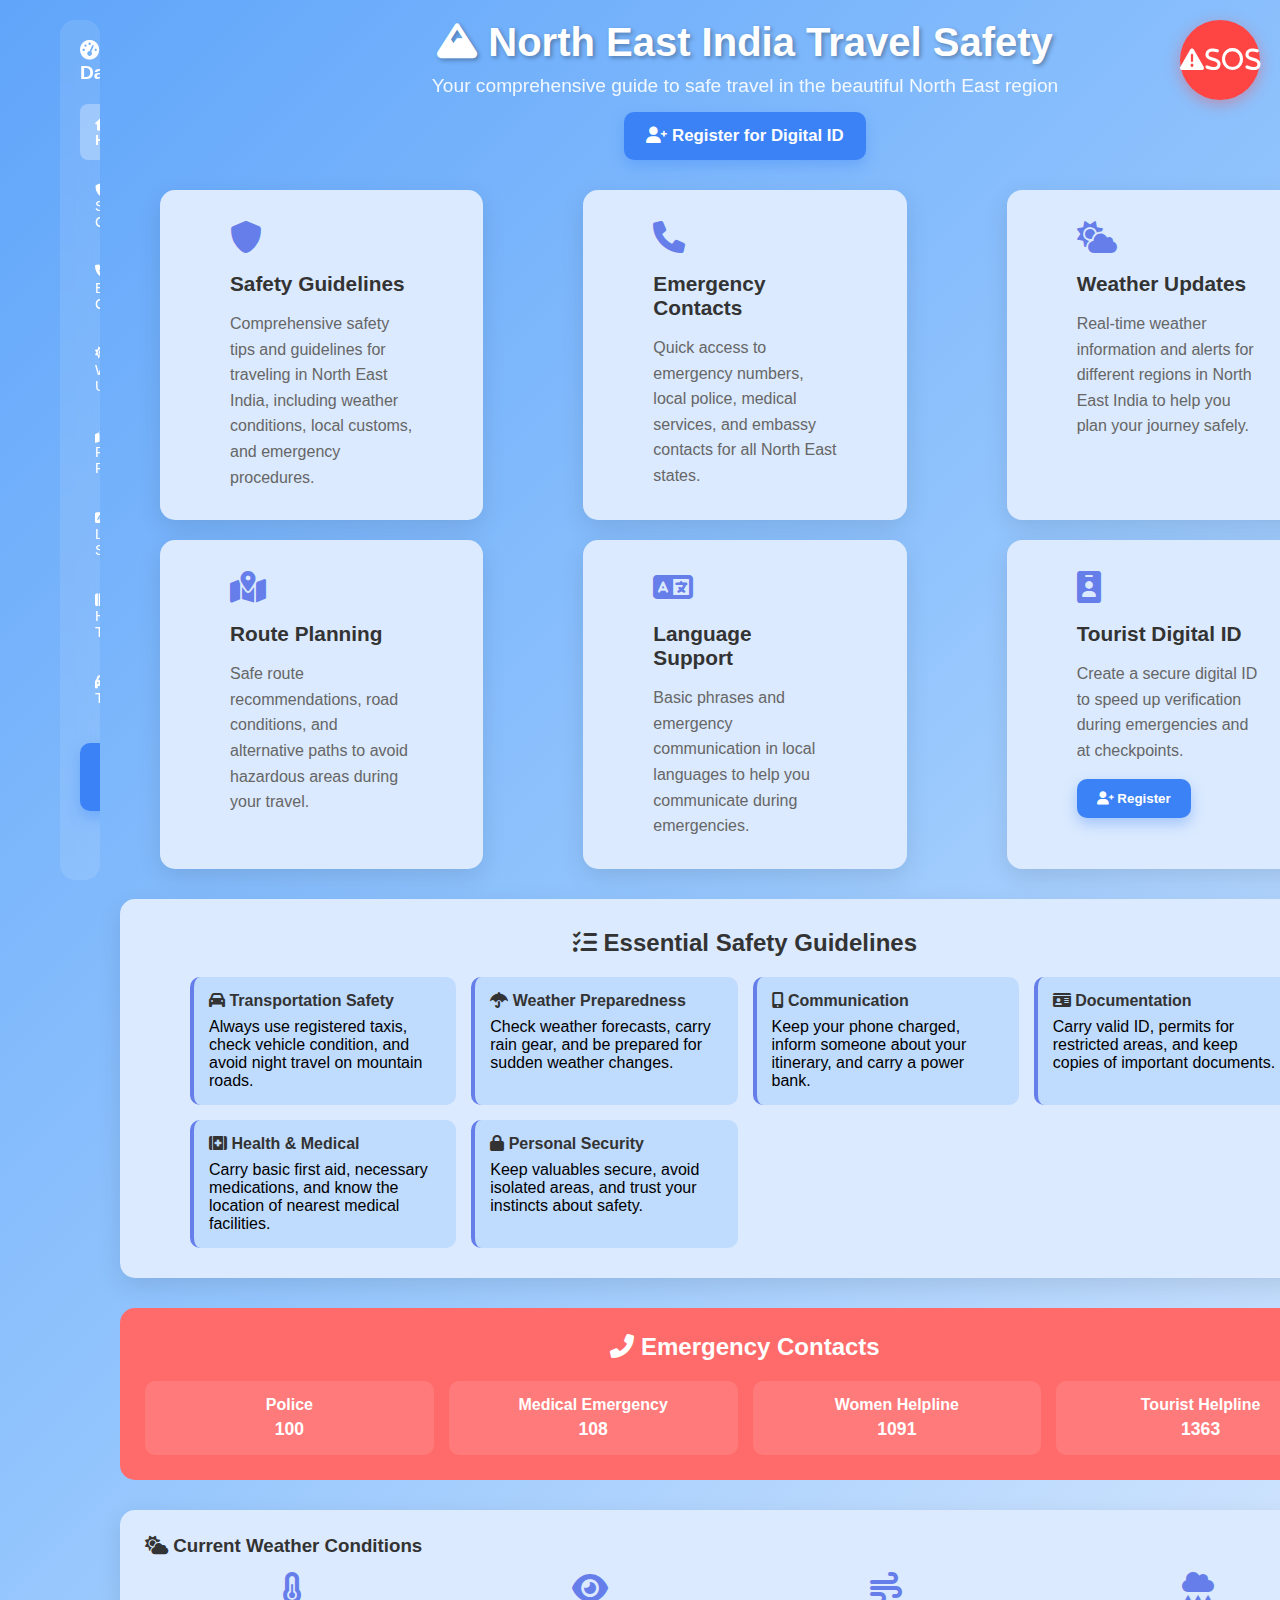
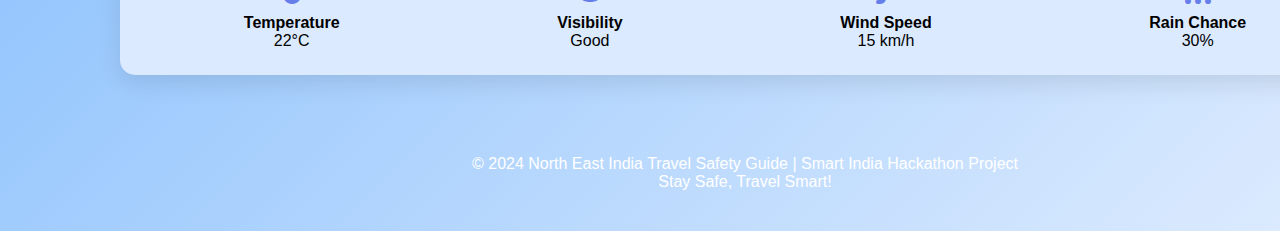
<file: prototype.html>
<!DOCTYPE html>
<html lang="en">
<head>
    <meta charset="UTF-8">
    <meta name="viewport" content="width=device-width, initial-scale=1.0">
    <title>North East India Travel Safety Guide</title>
    <link rel="stylesheet" href="https://cdnjs.cloudflare.com/ajax/libs/font-awesome/6.0.0/css/all.min.css">
    <link rel="stylesheet" href="proto.css">
</head>
<body>
    <div class="container">
        <!-- Sidebar Dashboard -->
        <div class="sidebar">
            <h3><i class="fas fa-tachometer-alt"></i> Dashboard</h3>
            <ul class="sidebar-menu">
                <li><a href="#home" class="active"><i class="fas fa-home"></i> Home</a></li>
                <li><a href="#safety"><i class="fas fa-shield-alt"></i> Safety Guidelines</a></li>
                <li><a href="#emergency"><i class="fas fa-phone"></i> Emergency Contacts</a></li>
                <li><a href="#weather"><i class="fas fa-cloud-sun"></i> Weather Updates</a></li>
                <li><a href="#routes"><i class="fas fa-map-marked-alt"></i> Route Planning</a></li>
                <li><a href="#language"><i class="fas fa-language"></i> Language Support</a></li>
                <li><a href="#health"><i class="fas fa-first-aid"></i> Health Tips</a></li>
                <li><a href="#transport"><i class="fas fa-car"></i> Transportation</a></li>
                <li>
                    <button class="register-button large fullwidth" onclick="openRegistrationModal()">
                        <i class="fas fa-user-plus"></i> Register
                    </button>
                </li>
                
            </ul>
        </div>

        <!-- Main Content -->
        <div class="main-content">
            <!-- Header -->
            <div class="header">
                <h1><i class="fas fa-mountain"></i> North East India Travel Safety</h1>
                <p>Your comprehensive guide to safe travel in the beautiful North East region</p>
                <button class="register-button large" onclick="openRegistrationModal()">
                    <i class="fas fa-user-plus"></i> Register for Digital ID
                </button>
            </div>

        <!-- SOS Button -->
        <button class="sos-button" onclick="openSOSModal()">
            <i class="fas fa-exclamation-triangle">SOS</i>
        </button>

        <!-- Features Grid -->
        <div class="features-grid">
            <div class="feature-card">
                <div class="feature-icon">
                    <i class="fas fa-shield-alt"></i>
                </div>
                <h3>Safety Guidelines</h3>
                <p>Comprehensive safety tips and guidelines for traveling in North East India, including weather conditions, local customs, and emergency procedures.</p>
            </div>

            <div class="feature-card">
                <div class="feature-icon">
                    <i class="fas fa-phone"></i>
                </div>
                <h3>Emergency Contacts</h3>
                <p>Quick access to emergency numbers, local police, medical services, and embassy contacts for all North East states.</p>
            </div>

            <div class="feature-card">
                <div class="feature-icon">
                    <i class="fas fa-cloud-sun"></i>
                </div>
                <h3>Weather Updates</h3>
                <p>Real-time weather information and alerts for different regions in North East India to help you plan your journey safely.</p>
            </div>

            <div class="feature-card">
                <div class="feature-icon">
                    <i class="fas fa-map-marked-alt"></i>
                </div>
                <h3>Route Planning</h3>
                <p>Safe route recommendations, road conditions, and alternative paths to avoid hazardous areas during your travel.</p>
            </div>

            

            <div class="feature-card">
                <div class="feature-icon">
                    <i class="fas fa-language"></i>
                </div>
                <h3>Language Support</h3>
                <p>Basic phrases and emergency communication in local languages to help you communicate during emergencies.</p>
            </div>

            <div class="feature-card">
                <div class="feature-icon">
                    <i class="fas fa-id-badge"></i>
                </div>
                <h3>Tourist Digital ID</h3>
                <p>Create a secure digital ID to speed up verification during emergencies and at checkpoints.</p>
                <button class="register-button" onclick="openRegistrationModal()">
                    <i class="fas fa-user-plus"></i> Register
                </button>
            </div>
        </div>

        <!-- Safety Guidelines -->
        <div class="safety-guidelines">
            <h2><i class="fas fa-list-check"></i> Essential Safety Guidelines</h2>
            <div class="guidelines-list">
                <div class="guideline-item">
                    <h4><i class="fas fa-car"></i> Transportation Safety</h4>
                    <p>Always use registered taxis, check vehicle condition, and avoid night travel on mountain roads.</p>
                </div>
                <div class="guideline-item">
                    <h4><i class="fas fa-umbrella"></i> Weather Preparedness</h4>
                    <p>Check weather forecasts, carry rain gear, and be prepared for sudden weather changes.</p>
                </div>
                <div class="guideline-item">
                    <h4><i class="fas fa-mobile-alt"></i> Communication</h4>
                    <p>Keep your phone charged, inform someone about your itinerary, and carry a power bank.</p>
                </div>
                <div class="guideline-item">
                    <h4><i class="fas fa-id-card"></i> Documentation</h4>
                    <p>Carry valid ID, permits for restricted areas, and keep copies of important documents.</p>
                </div>
                <div class="guideline-item">
                    <h4><i class="fas fa-first-aid"></i> Health & Medical</h4>
                    <p>Carry basic first aid, necessary medications, and know the location of nearest medical facilities.</p>
                </div>
                <div class="guideline-item">
                    <h4><i class="fas fa-lock"></i> Personal Security</h4>
                    <p>Keep valuables secure, avoid isolated areas, and trust your instincts about safety.</p>
                </div>
            </div>
        </div>

        <!-- Emergency Contacts -->
        <div class="emergency-contacts">
            <h2><i class="fas fa-phone-alt"></i> Emergency Contacts</h2>
            <div class="contact-grid">
                <div class="contact-item">
                    <h4>Police</h4>
                    <p>100</p>
                </div>
                <div class="contact-item">
                    <h4>Medical Emergency</h4>
                    <p>108</p>
                </div>
                <div class="contact-item">
                    <h4>Women Helpline</h4>
                    <p>1091</p>
                </div>
                <div class="contact-item">
                    <h4>Tourist Helpline</h4>
                    <p>1363</p>
                </div>
            </div>
        </div>

        <!-- Weather Widget -->
        <div class="weather-widget">
            <h3><i class="fas fa-cloud-sun"></i> Current Weather Conditions</h3>
            <div class="weather-info">
                <div class="weather-item">
                    <i class="fas fa-thermometer-half"></i>
                    <h4>Temperature</h4>
                    <p>22°C</p>
                </div>
                <div class="weather-item">
                    <i class="fas fa-eye"></i>
                    <h4>Visibility</h4>
                    <p>Good</p>
                </div>
                <div class="weather-item">
                    <i class="fas fa-wind"></i>
                    <h4>Wind Speed</h4>
                    <p>15 km/h</p>
                </div>
                <div class="weather-item">
                    <i class="fas fa-cloud-rain"></i>
                    <h4>Rain Chance</h4>
                    <p>30%</p>
                </div>
            </div>
        </div>

            <!-- Footer -->
            <div class="footer">
                <p>&copy; 2024 North East India Travel Safety Guide | Smart India Hackathon Project</p>
                <p>Stay Safe, Travel Smart!</p>
            </div>
        </div>
    </div>

    <!-- SOS Modal -->
    <div id="sosModal" class="modal">
        <div class="modal-content">
            <span class="close" onclick="closeSOSModal()">&times;</span>
            <h2><i class="fas fa-exclamation-triangle" style="color: #ff4444;"></i> EMERGENCY SOS</h2>
            <p>You have activated the emergency SOS feature. Help is on the way!</p>
            <div style="margin: 20px 0;">
                <button onclick="callEmergency()" style="background: #ff4444; color: white; border: none; padding: 15px 30px; border-radius: 10px; font-size: 1.1rem; cursor: pointer; margin: 5px;">
                    <i class="fas fa-phone"></i> Call Emergency (100)
                </button>
                <button onclick="callMedical()" style="background: #28a745; color: white; border: none; padding: 15px 30px; border-radius: 10px; font-size: 1.1rem; cursor: pointer; margin: 5px;">
                    <i class="fas fa-ambulance"></i> Call Medical (108)
                </button>
            </div>
            <p><strong>Your location will be shared with emergency services.</strong></p>
        </div>
    </div>

    <!-- Registration Modal -->
    <div id="registrationModal" class="modal">
        <div class="modal-content">
            <span class="close" onclick="closeRegistrationModal()">&times;</span>
            <h2><i class="fas fa-id-badge" style="color: #3b82f6;"></i> Tourist Digital ID Registration</h2>
            <form id="registrationForm">
                <div class="form-field">
                    <label for="fullName">Full Name</label>
                    <input type="text" id="fullName" name="fullName" placeholder="Enter your name" required />
                </div>
                <div class="form-field">
                    <label for="govtIdType">Government ID Type</label>
                    <select id="govtIdType" name="govtIdType" required>
                        <option value="" disabled selected>Select an ID type</option>
                        <option value="aadhaar">Aadhaar Card</option>
                        <option value="passport">Passport</option>
                        <option value="driving_license">Driving License</option>
                        <option value="voter_id">Voter ID</option>
                    </select>
                </div>
                <div class="form-field">
                    <label for="govtIdNumber">ID Number</label>
                    <input type="text" id="govtIdNumber" name="govtIdNumber" placeholder="Enter selected ID number" required />
                </div>
                <div class="form-actions">
                    <button type="button" class="secondary" onclick="closeRegistrationModal()">Cancel</button>
                    <button type="submit" class="primary">Create Digital ID</button>
                </div>
            </form>
        </div>
    </div>

    <script src="proto.js"></script>
</body>
</html>
</file>
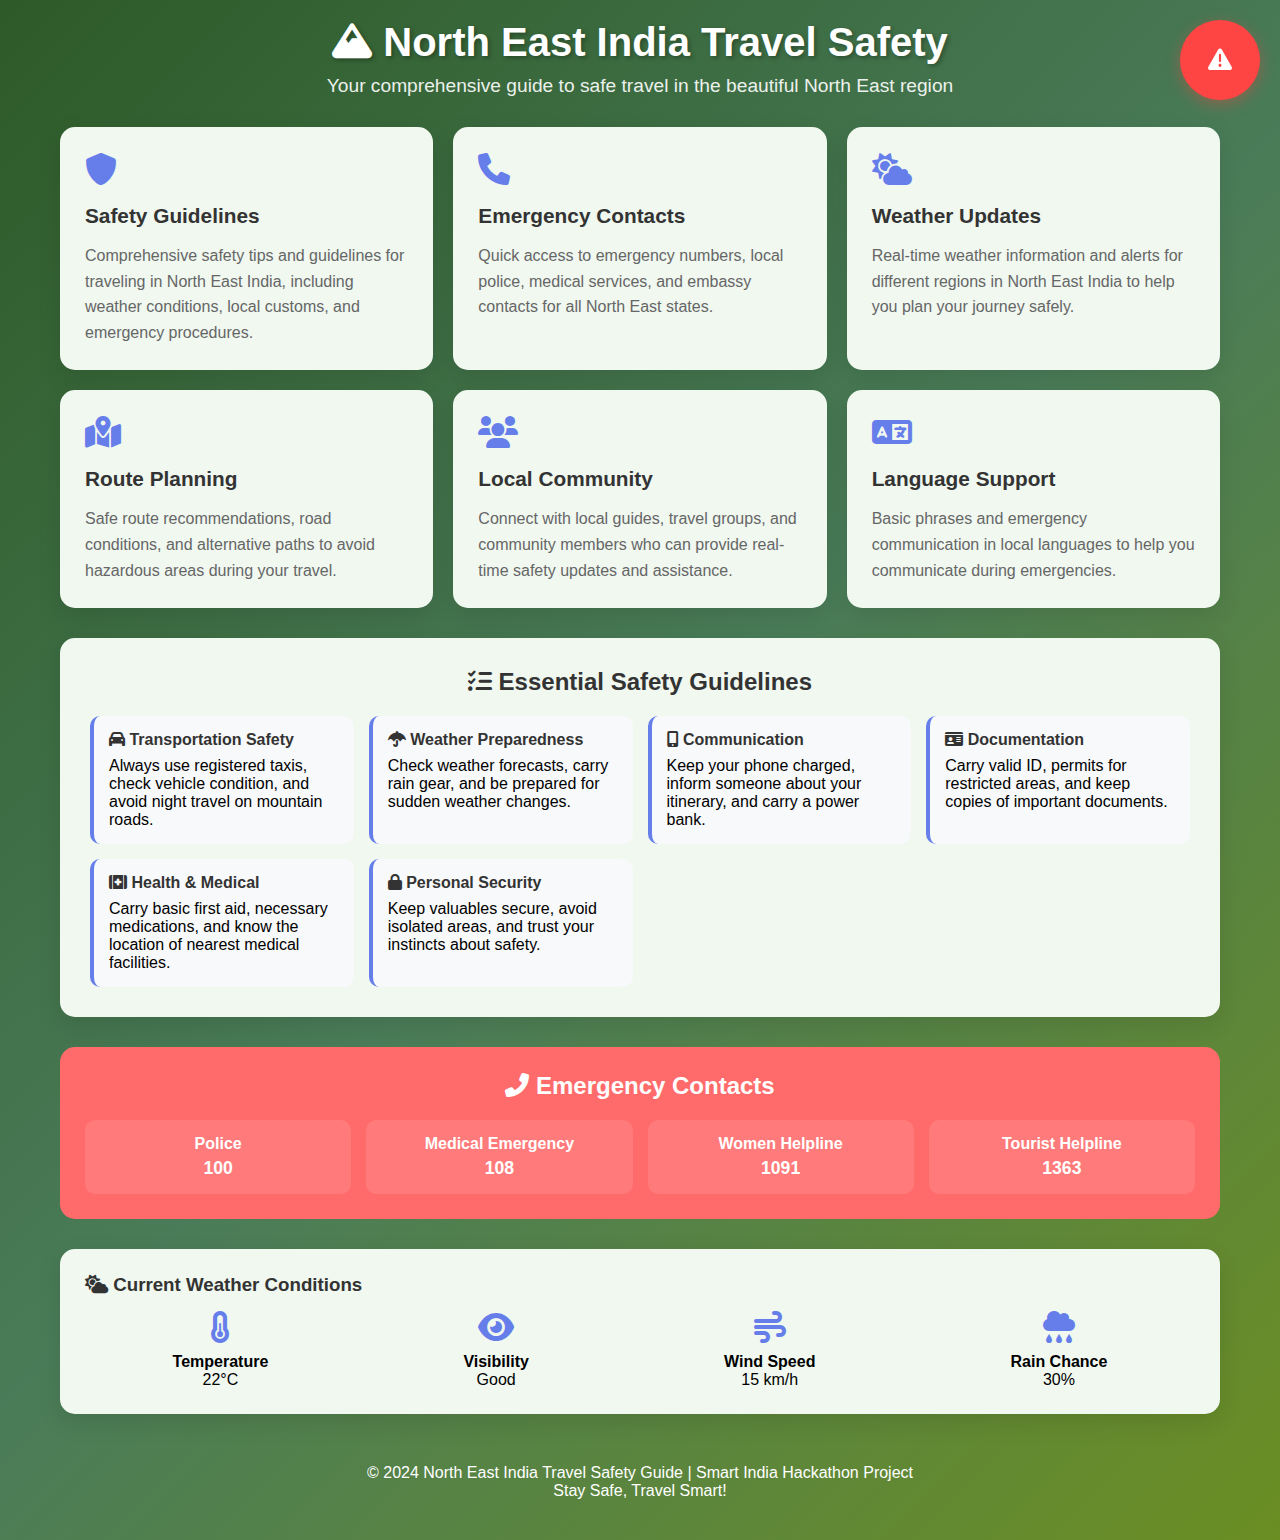
<file: safety-travel-northeast.html>
<!DOCTYPE html>
<html lang="en">
<head>
    <meta charset="UTF-8">
    <meta name="viewport" content="width=device-width, initial-scale=1.0">
    <title>North East India Travel Safety Guide</title>
    <link rel="stylesheet" href="https://cdnjs.cloudflare.com/ajax/libs/font-awesome/6.0.0/css/all.min.css">
    <style>
        * {
            margin: 0;
            padding: 0;
            box-sizing: border-box;
        }

        body {
            font-family: 'Segoe UI', Tahoma, Geneva, Verdana, sans-serif;
            background: linear-gradient(135deg, #2d5a27 0%, #4a7c59 50%, #6b8e23 100%);
            min-height: 100vh;
        }

        .container {
            max-width: 1200px;
            margin: 0 auto;
            padding: 20px;
        }

        .header {
            text-align: center;
            color: white;
            margin-bottom: 30px;
        }

        .header h1 {
            font-size: 2.5rem;
            margin-bottom: 10px;
            text-shadow: 2px 2px 4px rgba(0,0,0,0.3);
        }

        .header p {
            font-size: 1.2rem;
            opacity: 0.9;
        }

        .sos-button {
            position: fixed;
            top: 20px;
            right: 20px;
            background: #ff4444;
            color: white;
            border: none;
            border-radius: 50%;
            width: 80px;
            height: 80px;
            font-size: 1.5rem;
            cursor: pointer;
            box-shadow: 0 4px 15px rgba(255, 68, 68, 0.4);
            animation: pulse 2s infinite;
            z-index: 1000;
        }

        @keyframes pulse {
            0% { transform: scale(1); }
            50% { transform: scale(1.1); }
            100% { transform: scale(1); }
        }

        .sos-button:hover {
            background: #ff6666;
            transform: scale(1.1);
        }

        .features-grid {
            display: grid;
            grid-template-columns: repeat(auto-fit, minmax(300px, 1fr));
            gap: 20px;
            margin-bottom: 30px;
        }

        .feature-card {
            background: #f0f8f0;
            border-radius: 15px;
            padding: 25px;
            box-shadow: 0 8px 25px rgba(0,0,0,0.1);
            transition: transform 0.3s ease;
        }

        .feature-card:hover {
            transform: translateY(-5px);
        }

        .feature-card h3 {
            color: #333;
            margin-bottom: 15px;
            font-size: 1.3rem;
        }

        .feature-card p {
            color: #666;
            line-height: 1.6;
        }

        .feature-icon {
            font-size: 2rem;
            color: #667eea;
            margin-bottom: 15px;
        }

        .safety-guidelines {
            background: #f0f8f0;
            border-radius: 15px;
            padding: 30px;
            margin-bottom: 30px;
            box-shadow: 0 8px 25px rgba(0,0,0,0.1);
        }

        .safety-guidelines h2 {
            color: #333;
            margin-bottom: 20px;
            text-align: center;
        }

        .guidelines-list {
            display: grid;
            grid-template-columns: repeat(auto-fit, minmax(250px, 1fr));
            gap: 15px;
        }

        .guideline-item {
            background: #f8f9fa;
            padding: 15px;
            border-radius: 10px;
            border-left: 4px solid #667eea;
        }

        .guideline-item h4 {
            color: #333;
            margin-bottom: 8px;
        }

        .emergency-contacts {
            background: #ff6b6b;
            color: white;
            border-radius: 15px;
            padding: 25px;
            text-align: center;
            margin-bottom: 30px;
        }

        .emergency-contacts h2 {
            margin-bottom: 20px;
        }

        .contact-grid {
            display: grid;
            grid-template-columns: repeat(auto-fit, minmax(200px, 1fr));
            gap: 15px;
        }

        .contact-item {
            background: rgba(255,255,255,0.1);
            padding: 15px;
            border-radius: 10px;
        }

        .contact-item h4 {
            margin-bottom: 5px;
        }

        .contact-item p {
            font-size: 1.1rem;
            font-weight: bold;
        }

        .weather-widget {
            background: #f0f8f0;
            border-radius: 15px;
            padding: 25px;
            margin-bottom: 30px;
            box-shadow: 0 8px 25px rgba(0,0,0,0.1);
        }

        .weather-widget h3 {
            color: #333;
            margin-bottom: 15px;
        }

        .weather-info {
            display: flex;
            justify-content: space-around;
            align-items: center;
            flex-wrap: wrap;
            gap: 20px;
        }

        .weather-item {
            text-align: center;
        }

        .weather-item i {
            font-size: 2rem;
            color: #667eea;
            margin-bottom: 10px;
        }

        .footer {
            text-align: center;
            color: white;
            margin-top: 30px;
            padding: 20px;
        }

        .modal {
            display: none;
            position: fixed;
            z-index: 2000;
            left: 0;
            top: 0;
            width: 100%;
            height: 100%;
            background-color: rgba(0,0,0,0.5);
        }

        .modal-content {
            background-color: #f0f8f0;
            margin: 15% auto;
            padding: 30px;
            border-radius: 15px;
            width: 80%;
            max-width: 500px;
            text-align: center;
        }

        .close {
            color: #aaa;
            float: right;
            font-size: 28px;
            font-weight: bold;
            cursor: pointer;
        }

        .close:hover {
            color: black;
        }

        @media (max-width: 768px) {
            .header h1 {
                font-size: 2rem;
            }
            
            .sos-button {
                width: 60px;
                height: 60px;
                font-size: 1.2rem;
            }
            
            .features-grid {
                grid-template-columns: 1fr;
            }
        }
    </style>
</head>
<body>
    <div class="container">
        <!-- Header -->
        <div class="header">
            <h1><i class="fas fa-mountain"></i> North East India Travel Safety</h1>
            <p>Your comprehensive guide to safe travel in the beautiful North East region</p>
        </div>

        <!-- SOS Button -->
        <button class="sos-button" onclick="openSOSModal()">
            <i class="fas fa-exclamation-triangle"></i>
        </button>

        <!-- Features Grid -->
        <div class="features-grid">
            <div class="feature-card">
                <div class="feature-icon">
                    <i class="fas fa-shield-alt"></i>
                </div>
                <h3>Safety Guidelines</h3>
                <p>Comprehensive safety tips and guidelines for traveling in North East India, including weather conditions, local customs, and emergency procedures.</p>
            </div>

            <div class="feature-card">
                <div class="feature-icon">
                    <i class="fas fa-phone"></i>
                </div>
                <h3>Emergency Contacts</h3>
                <p>Quick access to emergency numbers, local police, medical services, and embassy contacts for all North East states.</p>
            </div>

            <div class="feature-card">
                <div class="feature-icon">
                    <i class="fas fa-cloud-sun"></i>
                </div>
                <h3>Weather Updates</h3>
                <p>Real-time weather information and alerts for different regions in North East India to help you plan your journey safely.</p>
            </div>

            <div class="feature-card">
                <div class="feature-icon">
                    <i class="fas fa-map-marked-alt"></i>
                </div>
                <h3>Route Planning</h3>
                <p>Safe route recommendations, road conditions, and alternative paths to avoid hazardous areas during your travel.</p>
            </div>

            <div class="feature-card">
                <div class="feature-icon">
                    <i class="fas fa-users"></i>
                </div>
                <h3>Local Community</h3>
                <p>Connect with local guides, travel groups, and community members who can provide real-time safety updates and assistance.</p>
            </div>

            <div class="feature-card">
                <div class="feature-icon">
                    <i class="fas fa-language"></i>
                </div>
                <h3>Language Support</h3>
                <p>Basic phrases and emergency communication in local languages to help you communicate during emergencies.</p>
            </div>
        </div>

        <!-- Safety Guidelines -->
        <div class="safety-guidelines">
            <h2><i class="fas fa-list-check"></i> Essential Safety Guidelines</h2>
            <div class="guidelines-list">
                <div class="guideline-item">
                    <h4><i class="fas fa-car"></i> Transportation Safety</h4>
                    <p>Always use registered taxis, check vehicle condition, and avoid night travel on mountain roads.</p>
                </div>
                <div class="guideline-item">
                    <h4><i class="fas fa-umbrella"></i> Weather Preparedness</h4>
                    <p>Check weather forecasts, carry rain gear, and be prepared for sudden weather changes.</p>
                </div>
                <div class="guideline-item">
                    <h4><i class="fas fa-mobile-alt"></i> Communication</h4>
                    <p>Keep your phone charged, inform someone about your itinerary, and carry a power bank.</p>
                </div>
                <div class="guideline-item">
                    <h4><i class="fas fa-id-card"></i> Documentation</h4>
                    <p>Carry valid ID, permits for restricted areas, and keep copies of important documents.</p>
                </div>
                <div class="guideline-item">
                    <h4><i class="fas fa-first-aid"></i> Health & Medical</h4>
                    <p>Carry basic first aid, necessary medications, and know the location of nearest medical facilities.</p>
                </div>
                <div class="guideline-item">
                    <h4><i class="fas fa-lock"></i> Personal Security</h4>
                    <p>Keep valuables secure, avoid isolated areas, and trust your instincts about safety.</p>
                </div>
            </div>
        </div>

        <!-- Emergency Contacts -->
        <div class="emergency-contacts">
            <h2><i class="fas fa-phone-alt"></i> Emergency Contacts</h2>
            <div class="contact-grid">
                <div class="contact-item">
                    <h4>Police</h4>
                    <p>100</p>
                </div>
                <div class="contact-item">
                    <h4>Medical Emergency</h4>
                    <p>108</p>
                </div>
                <div class="contact-item">
                    <h4>Women Helpline</h4>
                    <p>1091</p>
                </div>
                <div class="contact-item">
                    <h4>Tourist Helpline</h4>
                    <p>1363</p>
                </div>
            </div>
        </div>

        <!-- Weather Widget -->
        <div class="weather-widget">
            <h3><i class="fas fa-cloud-sun"></i> Current Weather Conditions</h3>
            <div class="weather-info">
                <div class="weather-item">
                    <i class="fas fa-thermometer-half"></i>
                    <h4>Temperature</h4>
                    <p>22°C</p>
                </div>
                <div class="weather-item">
                    <i class="fas fa-eye"></i>
                    <h4>Visibility</h4>
                    <p>Good</p>
                </div>
                <div class="weather-item">
                    <i class="fas fa-wind"></i>
                    <h4>Wind Speed</h4>
                    <p>15 km/h</p>
                </div>
                <div class="weather-item">
                    <i class="fas fa-cloud-rain"></i>
                    <h4>Rain Chance</h4>
                    <p>30%</p>
                </div>
            </div>
        </div>

        <!-- Footer -->
        <div class="footer">
            <p>&copy; 2024 North East India Travel Safety Guide | Smart India Hackathon Project</p>
            <p>Stay Safe, Travel Smart!</p>
        </div>
    </div>

    <!-- SOS Modal -->
    <div id="sosModal" class="modal">
        <div class="modal-content">
            <span class="close" onclick="closeSOSModal()">&times;</span>
            <h2><i class="fas fa-exclamation-triangle" style="color: #ff4444;"></i> EMERGENCY SOS</h2>
            <p>You have activated the emergency SOS feature. Help is on the way!</p>
            <div style="margin: 20px 0;">
                <button onclick="callEmergency()" style="background: #ff4444; color: white; border: none; padding: 15px 30px; border-radius: 10px; font-size: 1.1rem; cursor: pointer; margin: 5px;">
                    <i class="fas fa-phone"></i> Call Emergency (100)
                </button>
                <button onclick="callMedical()" style="background: #28a745; color: white; border: none; padding: 15px 30px; border-radius: 10px; font-size: 1.1rem; cursor: pointer; margin: 5px;">
                    <i class="fas fa-ambulance"></i> Call Medical (108)
                </button>
            </div>
            <p><strong>Your location will be shared with emergency services.</strong></p>
        </div>
    </div>

    <script>
        // SOS Modal Functions
        function openSOSModal() {
            document.getElementById('sosModal').style.display = 'block';
        }

        function closeSOSModal() {
            document.getElementById('sosModal').style.display = 'none';
        }

        function callEmergency() {
            window.location.href = 'tel:100';
        }

        function callMedical() {
            window.location.href = 'tel:108';
        }

        // Close modal when clicking outside
        window.onclick = function(event) {
            const modal = document.getElementById('sosModal');
            if (event.target == modal) {
                modal.style.display = 'none';
            }
        }

        // Get user location for emergency services
        if (navigator.geolocation) {
            navigator.geolocation.getCurrentPosition(function(position) {
                console.log('Location available for emergency services');
            });
        }

        // Add some interactive features
        document.addEventListener('DOMContentLoaded', function() {
            // Add click animations to feature cards
            const cards = document.querySelectorAll('.feature-card');
            cards.forEach(card => {
                card.addEventListener('click', function() {
                    this.style.transform = 'scale(0.95)';
                    setTimeout(() => {
                        this.style.transform = 'translateY(-5px)';
                    }, 150);
                });
            });
        });
    </script>
</body>
</html>
</file>
<file: proto.css>
* {
    margin: 0;
    padding: 0;
    box-sizing: border-box;
}

body {
    font-family: 'Segoe UI', Tahoma, Geneva, Verdana, sans-serif;
    background: linear-gradient(135deg, #60a5fa 0%, #93c5fd 50%, #dbeafe 100%);
    min-height: 100vh;
}

.container {
    max-width: 100%;
    margin: 0 auto;
    padding: 20px 10px;
    display: flex;
    gap: 20px;
}

.sidebar {
    width: 250px;
    background: rgba(255, 255, 255, 0.1);
    border-radius: 15px;
    padding: 20px;
    backdrop-filter: blur(10px);
    height: calc(100vh - 40px);
    position: sticky;
    top: 20px;
    overflow-y: auto;
    margin-left: 50px;
}

.sidebar h3 {
    color: white;
    margin-bottom: 20px;
    text-align: center;
    font-size: 1.2rem;
}

.sidebar-menu {
    list-style: none;
    padding: 0;
}

.sidebar-menu li {
    margin-bottom: 10px;
}

.sidebar-menu a {
    display: block;
    color: white;
    text-decoration: none;
    padding: 12px 15px;
    border-radius: 8px;
    transition: all 0.3s ease;
    font-size: 0.9rem;
}

.sidebar-menu a:hover {
    background: rgba(255, 255, 255, 0.2);
    transform: translateX(5px);
}

.sidebar-menu a.active {
    background: rgba(255, 255, 255, 0.3);
    font-weight: bold;
}

.main-content {
    flex: 1;
    display: flex;
    flex-direction: column;
    align-items: center;
}

.header {
    text-align: center;
    color: white;
    margin-bottom: 30px;
}

.header h1 {
    font-size: 2.5rem;
    margin-bottom: 10px;
    text-shadow: 2px 2px 4px rgba(0,0,0,0.3);
}

.header p {
    font-size: 1.2rem;
    opacity: 0.9;
}

.sos-button {
    position: fixed;
    top: 20px;
    right: 20px;
    background: #ff4444;
    color: white;
    border: none;
    border-radius: 50%;
    width: 80px;
    height: 80px;
    font-size: 1.5rem;
    cursor: pointer;
    box-shadow: 0 4px 15px rgba(255, 68, 68, 0.4);
    animation: pulse 2s infinite;
    z-index: 1000;
}

@keyframes pulse {
    0% { transform: scale(1); }
    50% { transform: scale(1.1); }
    100% { transform: scale(1); }
}

.sos-button:hover {
    background: #ff6666;
    transform: scale(1.1);
}

.features-grid {
    display: grid;
    grid-template-columns: repeat(3, 1fr);
    gap: 20px;
    margin-bottom: 30px;
    width: 100%;
    max-width: 1400px;
}

.feature-card {
    background: #dbeafe;
    border-radius: 15px;
    padding: 30px 70px;
    box-shadow: 0 8px 25px rgba(0,0,0,0.1);
    transition: transform 0.3s ease;
    margin-left: 40px;
    margin-right: 40px;
}

.feature-card:hover {
    transform: translateY(-5px);
}

.feature-card h3 {
    color: #333;
    margin-bottom: 15px;
    font-size: 1.3rem;
}

.feature-card p {
    color: #666;
    line-height: 1.6;
}

.feature-icon {
    font-size: 2rem;
    color: #667eea;
    margin-bottom: 15px;
}

.safety-guidelines {
    background: #dbeafe;;
    border-radius: 15px;
    padding: 30px 70px;
    margin-bottom: 30px;
    box-shadow: 0 8px 25px rgba(0,0,0,0.1);
    width: 100%;
    max-width: 1250px;
}

.safety-guidelines h2 {
    color: #333;
    margin-bottom: 20px;
    text-align: center;
}

.guidelines-list {
    display: grid;
    grid-template-columns: repeat(auto-fit, minmax(250px, 1fr));
    gap: 15px;
    width: 100%;
    max-width: 1400px;
}

.guideline-item {
    background: #bfdbfe;
    padding: 15px;
    border-radius: 10px;
    border-left: 4px solid #667eea;
}

.guideline-item h4 {
    color: #333;
    margin-bottom: 8px;
}

.emergency-contacts {
    background: #ff6b6b;
    color: white;
    border-radius: 15px;
    padding: 25px;
    text-align: center;
    margin-bottom: 30px;
    width: 100%;
    max-width: 1250px;
}

.emergency-contacts h2 {
    margin-bottom: 20px;
}

.contact-grid {
    display: grid;
    grid-template-columns: repeat(auto-fit, minmax(200px, 1fr));
    gap: 15px;
}

.contact-item {
    background: rgba(255,255,255,0.1);
    padding: 15px;
    border-radius: 10px;
}

.contact-item h4 {
    margin-bottom: 5px;
}

.contact-item p {
    font-size: 1.1rem;
    font-weight: bold;
}

.weather-widget {
    background: #dbeafe;
    border-radius: 15px;
    padding: 25px;
    margin-bottom: 30px;
    box-shadow: 0 8px 25px rgba(0,0,0,0.1);
    width: 100%;
    max-width: 1250px;
}

.weather-widget h3 {
    color: #333;
    margin-bottom: 15px;
}

.weather-info {
    display: flex;
    justify-content: space-around;
    align-items: center;
    flex-wrap: wrap;
    gap: 20px;
}

.weather-item {
    text-align: center;
}

.weather-item i {
    font-size: 2rem;
    color: #667eea;
    margin-bottom: 10px;
}

.footer {
    text-align: center;
    color: white;
    margin-top: 30px;
    padding: 20px;
}

.modal {
    display: none;
    position: fixed;
    z-index: 2000;
    left: 0;
    top: 0;
    width: 100%;
    height: 100%;
    background-color: rgba(0,0,0,0.5);
}

.modal-content {
    background-color: #f0f8f0;
    margin: 15% auto;
    padding: 30px;
    border-radius: 15px;
    width: 80%;
    max-width: 500px;
    text-align: center;
}

/* Registration button inside feature card */
.register-button {
    margin-top: 15px;
    background: #3b82f6;
    color: white;
    border: none;
    padding: 12px 20px;
    border-radius: 10px;
    cursor: pointer;
    box-shadow: 0 6px 14px rgba(59, 130, 246, 0.35);
    font-weight: 600;
}

.register-button:hover {
    background: #2563eb;
}

.register-button.large {
    padding: 14px 22px;
    font-size: 1.05rem;
}

.register-button.fullwidth {
    width: 100%;
}

/* Registration form styles */
#registrationModal .modal-content {
    background: #eef6ff;
}

.form-field {
    text-align: left;
    margin: 12px 0;
}

.form-field label {
    display: block;
    font-weight: 600;
    margin-bottom: 6px;
    color: #1e3a8a;
}

.form-field input,
.form-field select {
    width: 100%;
    padding: 10px 12px;
    border: 1px solid #93c5fd;
    border-radius: 8px;
    background: white;
}

.form-actions {
    display: flex;
    justify-content: flex-end;
    gap: 10px;
    margin-top: 18px;
}

.form-actions .secondary {
    background: #e5e7eb;
    color: #111827;
    border: none;
    padding: 10px 16px;
    border-radius: 8px;
    cursor: pointer;
}

.form-actions .primary {
    background: #3b82f6;
    color: white;
    border: none;
    padding: 10px 16px;
    border-radius: 8px;
    cursor: pointer;
}

.close {
    color: #aaa;
    float: right;
    font-size: 28px;
    font-weight: bold;
    cursor: pointer;
}

.close:hover {
    color: black;
}

@media (max-width: 768px) {
    .container {
        flex-direction: column;
    }
    
    .sidebar {
        width: 100%;
        position: static;
        margin-bottom: 20px;
    }
    
    .features-grid {
        grid-template-columns: 1fr;
    }
    
    .header h1 {
        font-size: 2rem;
    }
    
    .sos-button {
        width: 60px;
        height: 60px;
        font-size: 1.2rem;
    }
    
    .features-grid {
        grid-template-columns: 1fr;
    }
}
</file>
